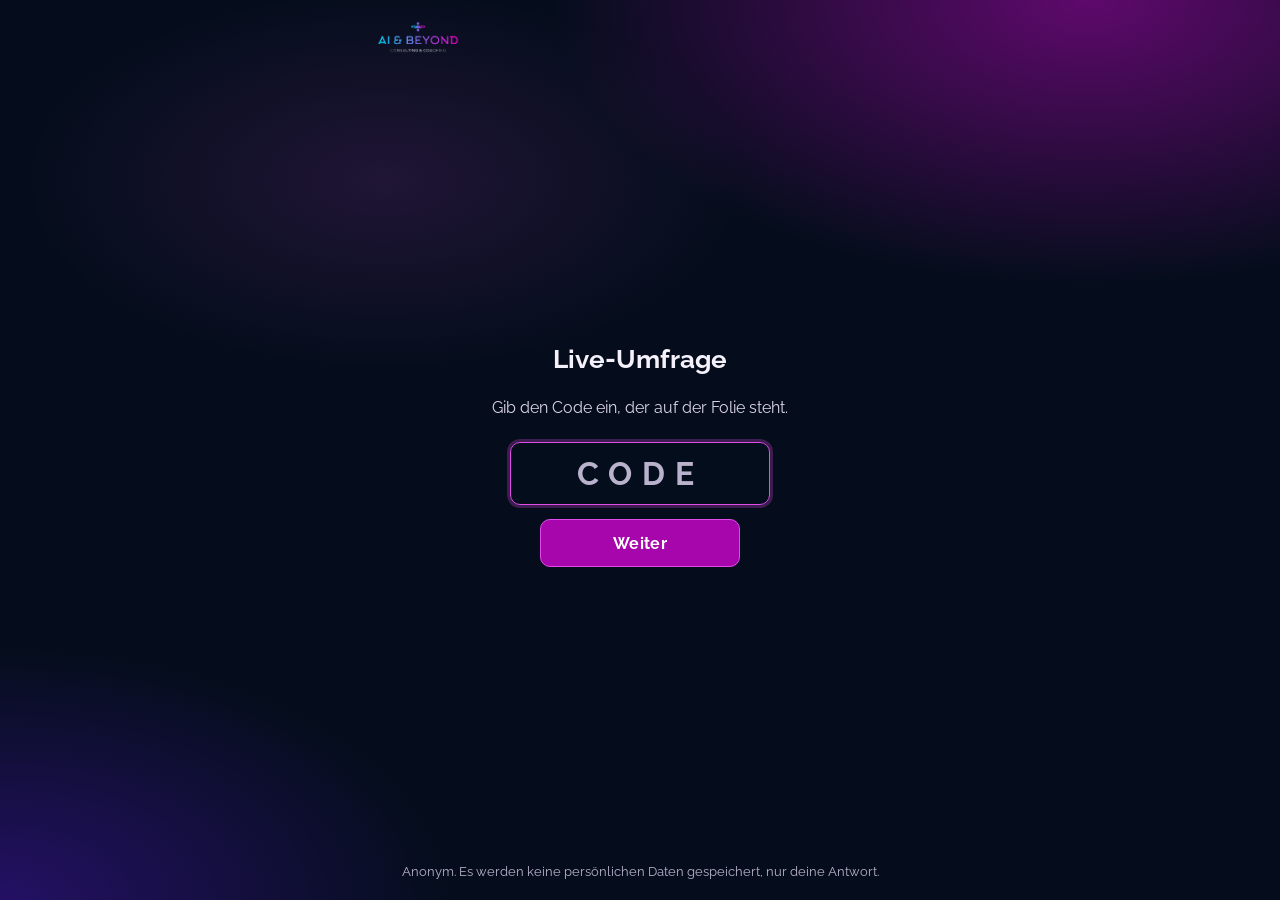
<file: index.html>
<!doctype html>
<html lang="de">
<head>
<meta charset="utf-8">
<meta name="viewport" content="width=device-width, initial-scale=1, viewport-fit=cover">
<meta name="robots" content="noindex">
<title>Live-Umfrage</title>
<link rel="stylesheet" href="stil.css">
<style>
  body { min-height: 100dvh; display: flex; flex-direction: column; }
  .rahmen { width: 100%; max-width: 560px; margin: 0 auto; padding: 20px 16px 28px; flex: 1; display: flex; flex-direction: column; gap: 22px; }
  header { display: flex; align-items: center; justify-content: space-between; gap: 12px; }
  .codechip { font-size: 13px; font-weight: 600; letter-spacing: .14em; color: var(--lav-300); border: 1px solid var(--glass-border); border-radius: 999px; padding: 6px 12px; }
  h1 { font-size: clamp(24px, 6.4vw, 32px); font-weight: 700; line-height: 1.2; overflow-wrap: anywhere; }
  .unter { font-size: 15px; color: var(--lav-300); margin-top: -10px; }
  .liste { display: flex; flex-direction: column; gap: 12px; }
  .wahl {
    width: 100%; text-align: left; min-height: 58px; padding: 14px 18px; border-radius: 12px; font-size: 18px; font-weight: 600; line-height: 1.3;
    background: var(--glass); border: 1.5px solid var(--glass-border); display: flex; align-items: center; gap: 14px; overflow-wrap: anywhere;
    transition: background .2s, border-color .2s, box-shadow .2s;
  }
  .wahl .mark { flex: none; width: 24px; height: 24px; border-radius: 50%; border: 2px solid var(--lav-300); display: grid; place-items: center; }
  .wahl.eckig .mark { border-radius: 6px; }
  .wahl[aria-pressed="true"] { background: rgba(167,6,173,.55); border-color: var(--magenta-400); box-shadow: 0 0 22px rgba(225,75,232,.45); }
  .wahl[aria-pressed="true"] .mark { border-color: #fff; background: #fff; }
  .wahl[aria-pressed="true"] .mark::after { content: ''; width: 10px; height: 10px; border-radius: 50%; background: var(--magenta-600); }
  .wahl.eckig[aria-pressed="true"] .mark::after { border-radius: 2px; }
  .skala { display: grid; grid-template-columns: repeat(5, 1fr); gap: 10px; }
  .skala .wahl { justify-content: center; text-align: center; font-size: 24px; font-weight: 700; padding: 0; min-height: 62px; }
  .skala .wahl .mark { display: none; }
  .enden { display: flex; justify-content: space-between; gap: 16px; font-size: 14px; color: var(--lav-300); }
  .enden span:last-child { text-align: right; }
  .woerter { display: flex; flex-direction: column; gap: 10px; }
  .zaehl { font-size: 12px; color: var(--lav-400); text-align: right; margin-top: 4px; }
  .aktion { position: sticky; bottom: 0; padding: 12px 0 calc(8px + env(safe-area-inset-bottom)); background: linear-gradient(to top, var(--navy-900) 60%, transparent); }
  .aktion .knopf { width: 100%; min-height: 56px; font-size: 18px; }
  .mitte { flex: 1; display: flex; flex-direction: column; align-items: center; justify-content: center; text-align: center; gap: 18px; padding: 24px 0; }
  .haken { width: 92px; height: 92px; border-radius: 50%; display: grid; place-items: center; background: rgba(167,6,173,.45); border: 3px solid var(--magenta-400); box-shadow: 0 0 34px rgba(225,75,232,.55); }
  .haken svg { width: 44px; height: 44px; }
  .mitte h2 { font-size: 26px; font-weight: 700; }
  .mitte p { color: var(--lav-200); font-size: 16px; line-height: 1.5; max-width: 34ch; }
  .codefeld { font-size: 32px; font-weight: 700; letter-spacing: .3em; text-align: center; text-transform: uppercase; max-width: 260px; }
  footer { text-align: center; font-size: 12.5px; color: var(--lav-400); line-height: 1.5; padding: 0 16px 18px; }
  .lade { width: 36px; height: 36px; border-radius: 50%; border: 3px solid rgba(255,255,255,.2); border-top-color: var(--magenta-400); animation: dreh 1s linear infinite; }
  @keyframes dreh { to { transform: rotate(360deg); } }
  @media (prefers-reduced-motion: reduce) { .lade { animation-duration: 3s; } }
</style>
</head>
<body>
<div class="rahmen">
  <header>
    <img class="logo" src="lib/logo.png" alt="AI & Beyond">
    <span class="codechip versteckt" id="chip"></span>
  </header>
  <main id="inhalt" class="mitte"><div class="lade" aria-label="Wird geladen"></div></main>
</div>
<footer>Anonym. Es werden keine persönlichen Daten gespeichert, nur deine Antwort.</footer>

<script src="einstellungen.js"></script>
<script src="lib/qrcode.js"></script>
<script src="gemeinsam.js"></script>
<script>
(function () {
  'use strict';
  const U = window.Umfrage, el = U.el, inhalt = document.getElementById('inhalt'), chip = document.getElementById('chip');
  let code = (U.param('c') || '').trim().toUpperCase().replace(/[^A-Z0-9]/g, '').slice(0, 8);
  let umfrage = null, wartenTimer = null;
  const HAKEN = '<svg viewBox="0 0 24 24" fill="none" stroke="#fff" stroke-width="3" stroke-linecap="round" stroke-linejoin="round" aria-hidden="true"><path d="M5 12.5l4.5 4.5L19 7.5"/></svg>';

  const abgestimmt = () => U.speicher.lesen('umfrage_stimme_' + code, null);
  function leeren(mitte) { clearTimeout(wartenTimer); inhalt.textContent = ''; inhalt.className = mitte ? 'mitte' : ''; inhalt.style.display = mitte ? '' : 'flex'; inhalt.style.flexDirection = 'column'; inhalt.style.gap = '22px'; inhalt.style.flex = '1'; }
  function meldung(text, art) { const m = el('div', 'meldung ' + (art || 'fehler'), text); m.setAttribute('role', 'alert'); return m; }

  /* Code eingeben */
  function zeigeCodeEingabe(fehlerText) {
    leeren(true); chip.classList.add('versteckt');
    inhalt.append(el('h2', '', 'Live-Umfrage'), el('p', '', 'Gib den Code ein, der auf der Folie steht.'));
    const f = el('form'); f.style.cssText = 'display:flex;flex-direction:column;gap:14px;align-items:center;width:100%';
    const i = el('input', 'feld codefeld'); i.maxLength = 8; i.autocomplete = 'off'; i.autocapitalize = 'characters'; i.spellcheck = false; i.setAttribute('aria-label', 'Umfrage-Code'); i.placeholder = 'CODE';
    const b = el('button', 'knopf', 'Weiter'); b.type = 'submit'; b.style.minWidth = '200px';
    f.append(i, b); inhalt.append(f);
    if (fehlerText) inhalt.append(meldung(fehlerText));
    f.addEventListener('submit', (e) => { e.preventDefault(); const c = i.value.trim().toUpperCase().replace(/[^A-Z0-9]/g, ''); if (!c) return; code = c; history.replaceState(null, '', '?c=' + c); laden(); });
    setTimeout(() => i.focus(), 50);
  }

  async function laden() {
    leeren(true); inhalt.append(el('div', 'lade'));
    try {
      umfrage = await U.api.laden(code);
      if (!umfrage) return zeigeCodeEingabe('Zu diesem Code gibt es keine Umfrage. Bitte prüfe die Schreibweise.');
      chip.textContent = 'Code ' + umfrage.code; chip.classList.remove('versteckt');
      const st = abgestimmt();
      if (!umfrage.offen) return zeigeGeschlossen();
      if (st && st.runde === umfrage.runde) return zeigeDanke();
      zeigeFrage(st && st.runde === umfrage.runde ? st.antwort : null);
    } catch (e) { leeren(true); inhalt.append(meldung(e.message)); const b = el('button', 'knopf zweit', 'Nochmal versuchen'); b.onclick = laden; inhalt.append(b); }
  }

  /* Frage anzeigen */
  function zeigeFrage(vorher) {
    leeren(false);
    const h = el('h1', '', umfrage.frage); inhalt.append(h);
    const typ = umfrage.typ; let wahl = new Set(vorher && typ !== 'wolke' ? vorher : []);
    const senden = el('button', 'knopf', 'Abstimmen'); senden.type = 'button';
    const fehlerBox = el('div');
    const pruefe = () => { senden.disabled = typ === 'wolke' ? !felder.some((f) => f.value.trim()) : wahl.size === 0; };
    let felder = [];

    if (typ === 'einfach' || typ === 'mehrfach') {
      inhalt.append(el('p', 'unter', typ === 'mehrfach' ? 'Mehrere Antworten möglich' : 'Eine Antwort wählen'));
      const l = el('div', 'liste'); l.setAttribute('role', typ === 'mehrfach' ? 'group' : 'radiogroup'); l.setAttribute('aria-label', umfrage.frage);
      umfrage.optionen.forEach((o, i) => {
        const b = el('button', 'wahl' + (typ === 'mehrfach' ? ' eckig' : '')); b.type = 'button';
        b.append(el('span', 'mark'), el('span', '', o)); b.setAttribute('aria-pressed', wahl.has(i) ? 'true' : 'false');
        b.onclick = () => {
          if (typ === 'einfach') { wahl = new Set([i]); l.querySelectorAll('.wahl').forEach((x) => x.setAttribute('aria-pressed', 'false')); }
          else if (wahl.has(i)) wahl.delete(i); else wahl.add(i);
          b.setAttribute('aria-pressed', wahl.has(i) ? 'true' : 'false'); pruefe();
        };
        l.append(b);
      });
      inhalt.append(l);
    } else if (typ === 'skala') {
      inhalt.append(el('p', 'unter', 'Wähle einen Wert von 1 bis 10'));
      const g = el('div', 'skala'); g.setAttribute('role', 'radiogroup'); g.setAttribute('aria-label', umfrage.frage);
      for (let k = 1; k <= 10; k++) {
        const b = el('button', 'wahl'); b.type = 'button'; b.append(el('span', 'mark'), el('span', '', String(k))); b.setAttribute('aria-pressed', wahl.has(k) ? 'true' : 'false');
        b.onclick = () => { wahl = new Set([k]); g.querySelectorAll('.wahl').forEach((x) => x.setAttribute('aria-pressed', 'false')); b.setAttribute('aria-pressed', 'true'); pruefe(); };
        g.append(b);
      }
      const e = el('div', 'enden'); e.append(el('span', '', '1 = ' + (umfrage.optionen[0] || '')), el('span', '', '10 = ' + (umfrage.optionen[1] || '')));
      inhalt.append(g, e);
    } else {
      inhalt.append(el('p', 'unter', 'Bis zu 3 Begriffe, je höchstens 30 Zeichen'));
      const w = el('div', 'woerter');
      for (let k = 0; k < 3; k++) {
        const box = el('div'); const i = el('input', 'feld'); i.maxLength = 30; i.placeholder = k === 0 ? 'Dein Begriff' : 'Optional'; i.setAttribute('aria-label', 'Begriff ' + (k + 1));
        if (vorher && vorher[k]) i.value = vorher[k];
        const z = el('div', 'zaehl', (i.value.length) + ' / 30'); i.oninput = () => { z.textContent = i.value.length + ' / 30'; pruefe(); };
        i.addEventListener('keydown', (e) => { if (e.key === 'Enter') { e.preventDefault(); if (!senden.disabled) senden.click(); } });
        box.append(i, z); w.append(box); felder.push(i);
      }
      inhalt.append(w);
    }
    inhalt.append(fehlerBox);
    const a = el('div', 'aktion'); a.append(senden); inhalt.append(a); pruefe();

    senden.onclick = async () => {
      fehlerBox.textContent = ''; senden.disabled = true; senden.textContent = 'Wird gesendet …';
      const antwort = typ === 'wolke' ? felder.map((f) => f.value.trim()).filter(Boolean) : [...wahl];
      try {
        const r = await U.api.abstimmen(code, antwort);
        U.speicher.schreiben('umfrage_stimme_' + code, { runde: r.runde, antwort });
        zeigeDanke();
      } catch (e) {
        fehlerBox.append(meldung(e.message)); senden.textContent = 'Abstimmen'; pruefe();
        if (/geschlossen/i.test(e.message)) setTimeout(laden, 1500);
      }
    };
  }

  /* Danke, warten auf neue Runde */
  function zeigeDanke() {
    leeren(true);
    const h = el('div', 'haken'); h.innerHTML = HAKEN;
    inhalt.append(h, el('h2', '', 'Danke, deine Stimme ist da!'), el('p', '', 'Das Ergebnis siehst du gleich auf der Folie.'));
    if (umfrage.offen) { const b = el('button', 'knopf zweit', 'Antwort ändern'); b.onclick = () => { const st = abgestimmt(); zeigeFrage(st ? st.antwort : null); }; inhalt.append(b); }
    warteAufAenderung();
  }
  function zeigeGeschlossen() {
    leeren(true);
    inhalt.append(el('h2', '', 'Die Umfrage ist gerade geschlossen.'), el('p', '', 'Sobald sie wieder öffnet, erscheint die Frage hier automatisch.'));
    warteAufAenderung();
  }
  function warteAufAenderung() {
    const alt = { offen: umfrage.offen, runde: umfrage.runde };
    const pruefen = async () => {
      if (document.hidden) { wartenTimer = setTimeout(pruefen, 4000); return; }
      try {
        const u = await U.api.laden(code);
        if (u && (u.offen !== alt.offen || u.runde !== alt.runde)) { laden(); return; }
      } catch (_) {}
      wartenTimer = setTimeout(pruefen, 4000);
    };
    wartenTimer = setTimeout(pruefen, 4000);
  }

  if (U.fehlerText) { leeren(true); inhalt.append(meldung(U.fehlerText)); }
  else if (code) laden(); else zeigeCodeEingabe();
})();
</script>
</body>
</html>
</file>
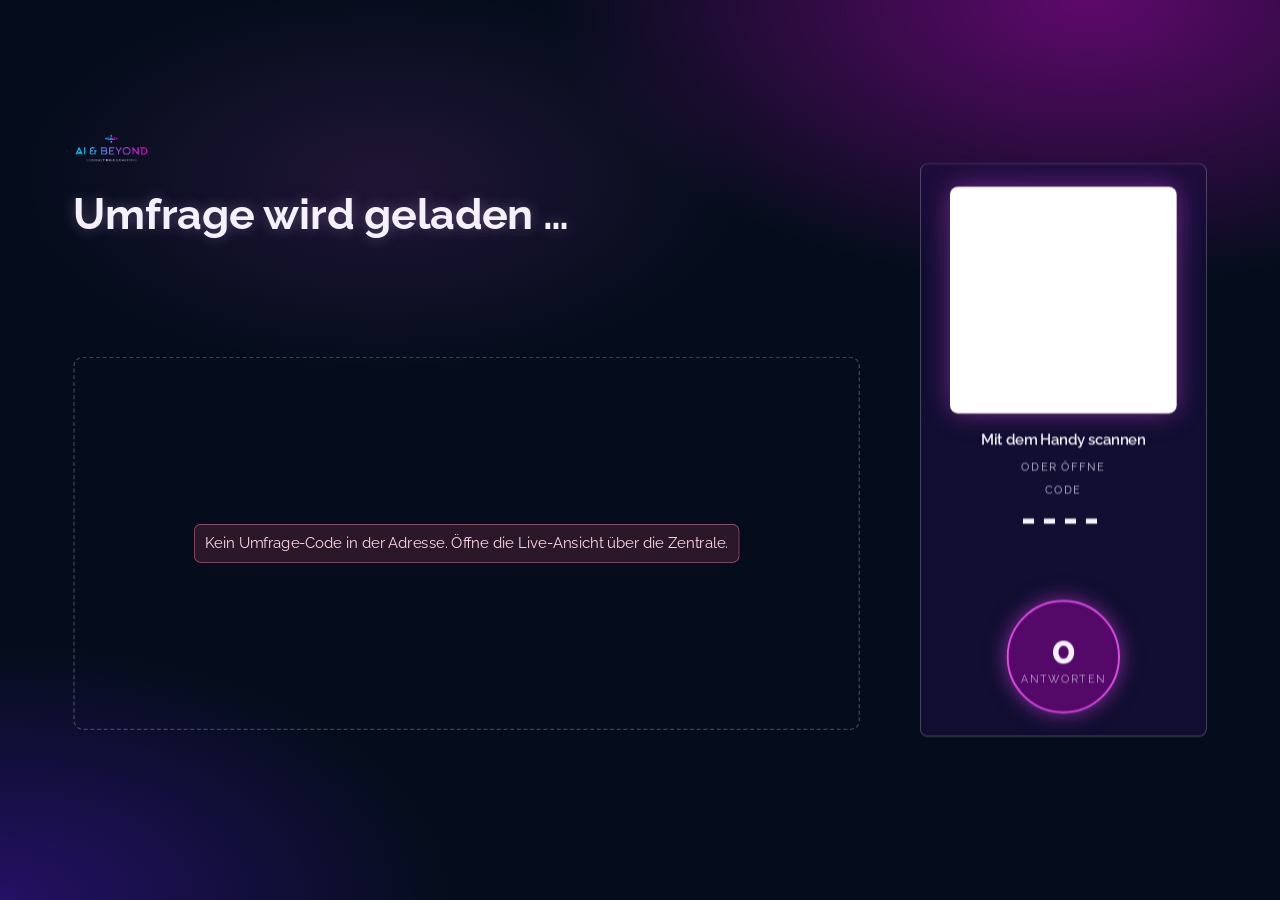
<file: live.html>
<!doctype html>
<html lang="de">
<head>
<meta charset="utf-8">
<meta name="viewport" content="width=device-width, initial-scale=1">
<meta name="robots" content="noindex">
<title>Live-Ergebnis</title>
<link rel="stylesheet" href="stil.css">
<style>
  html, body { height: 100%; overflow: hidden; }
  html.einbetten { color-scheme: normal; background: transparent; } /* sonst malt Chrome einen dunklen Kasten hinter das iframe */
  body.einbetten { background: transparent !important; background-image: none !important; }
  #buehne { position: absolute; left: 50%; top: 50%; width: 1920px; height: 1080px; transform-origin: center center; }
  .abs { position: absolute; }

  #logo { left: 110px; top: 64px; height: 46px; }
  #frage { left: 110px; top: 150px; width: 1180px; font-size: 64px; font-weight: 700; line-height: 1.15; overflow-wrap: anywhere; text-shadow: 0 0 20px rgba(201,166,232,.35); }
  #ergebnis { left: 110px; top: 400px; width: 1180px; height: 560px; }
  #status { left: 110px; top: 990px; display: flex; gap: 14px; align-items: center; font-size: 20px; color: var(--lav-300); letter-spacing: .06em; }
  #status .badge { font-size: 17px; }

  #seite { left: 1380px; top: 110px; width: 430px; height: 860px; padding: 34px; display: flex; flex-direction: column; align-items: center; text-align: center; }
  #qr { width: 340px; height: 340px; border-radius: 12px; overflow: hidden; box-shadow: 0 0 40px rgba(225,75,232,.45); background: #fff; cursor: zoom-in; }
  #qr svg { width: 100%; height: 100%; display: block; }
  .scan { margin-top: 26px; font-size: 22px; font-weight: 600; }
  .oder { margin-top: 18px; font-size: 17px; color: var(--lav-300); letter-spacing: .12em; text-transform: uppercase; }
  .adresse { margin-top: 6px; font-size: 22px; font-weight: 600; color: var(--lilac-300); overflow-wrap: anywhere; line-height: 1.3; }
  .codegross { margin-top: 10px; font-size: 54px; font-weight: 800; letter-spacing: .18em; }
  .codegross small { display: block; font-size: 16px; font-weight: 400; letter-spacing: .16em; color: var(--lav-300); text-transform: uppercase; }
  #zirkel { margin-top: auto; width: 170px; height: 170px; border-radius: 50%; display: flex; flex-direction: column; align-items: center; justify-content: center; background: rgba(167,6,173,.45); border: 3px solid var(--magenta-400); box-shadow: 0 0 34px rgba(225,75,232,.55); }
  #zirkel b { font-size: 62px; font-weight: 700; line-height: 1; font-variant-numeric: tabular-nums; }
  #zirkel i { font-style: normal; font-size: 16px; font-weight: 300; letter-spacing: .16em; text-transform: uppercase; margin-top: 4px; color: var(--lav-200); }
  #zirkel.puls { animation: puls .6s ease; }
  @keyframes puls { 40% { transform: scale(1.08); box-shadow: 0 0 60px rgba(225,75,232,.9); } }

  /* ohne QR-Spalte: volle Breite */
  .ohneqr #frage { width: 1700px; }
  .ohneqr #ergebnis { width: 1700px; }
  .ohneqr #seite { display: none; }
  .ohneqr #zaehlerklein { display: flex; }
  #zaehlerklein { display: none; right: 110px; top: 990px; gap: 10px; align-items: baseline; font-size: 20px; color: var(--lav-300); letter-spacing: .12em; text-transform: uppercase; }
  #zaehlerklein b { font-size: 34px; color: var(--lav-50); letter-spacing: 0; }

  /* Kacheln */
  .kachel { position: absolute; background: var(--glass); border: 1.5px solid var(--glass-border); border-radius: 10px; padding: 22px 26px; overflow: hidden;
    transition: opacity .6s ease, transform .6s ease, background .6s, border-color .6s, box-shadow .6s; }
  .kachel .l { font-size: 22px; font-weight: 600; letter-spacing: .08em; text-transform: uppercase; color: var(--lav-300); line-height: 1.25; display: -webkit-box; -webkit-line-clamp: 2; -webkit-box-orient: vertical; overflow: hidden; }
  .kachel .p { margin-top: 10px; font-weight: 700; line-height: 1; text-shadow: 0 0 20px rgba(167,6,173,.4); font-variant-numeric: tabular-nums; }
  .kachel .p small { font-size: .48em; font-weight: 300; }
  .kachel .n { position: absolute; right: 26px; bottom: 42px; font-size: 18px; color: var(--lav-400); font-variant-numeric: tabular-nums; }
  .kachel .bar { position: absolute; left: 26px; right: 26px; bottom: 22px; height: 7px; border-radius: 4px; background: rgba(255,255,255,.18); }
  .kachel .bar i { display: block; height: 100%; width: 0; border-radius: 4px; background: var(--lilac-300); transition: width 1.2s cubic-bezier(.2,.7,.2,1); }
  .kachel.sieger { background: rgba(167,6,173,.5); border-color: var(--magenta-400); box-shadow: 0 0 36px rgba(225,75,232,.5); }
  .kachel.sieger .bar i { background: #fff; }
  .fokus .kachel { opacity: .4; }
  .fokus .kachel.sieger { opacity: 1; transform: scale(1.04); }

  /* Skala */
  .skala { position: absolute; inset: 0; display: flex; gap: 60px; align-items: stretch; }
  .schnitt { width: 330px; flex: none; display: flex; flex-direction: column; justify-content: center; }
  .schnitt b { font-size: 190px; font-weight: 700; line-height: 1; font-variant-numeric: tabular-nums; text-shadow: 0 0 22px rgba(167,6,173,.55); }
  .schnitt span { font-size: 22px; font-weight: 300; letter-spacing: .18em; text-transform: uppercase; color: var(--lav-150); margin-top: 8px; }
  .saeulen { flex: 1; display: grid; grid-template-columns: repeat(10, 1fr); gap: 14px; padding-bottom: 44px; position: relative; }
  .saeule { display: flex; flex-direction: column; align-items: center; justify-content: flex-end; height: 100%; }
  .saeule .w { font-size: 22px; font-weight: 600; color: var(--lav-200); margin-bottom: 8px; font-variant-numeric: tabular-nums; }
  .saeule .s { width: 100%; height: 0; min-height: 4px; border-radius: 8px 8px 3px 3px; background: linear-gradient(to top, rgba(167,6,173,.7), var(--lilac-300)); border: 1.5px solid rgba(255,255,255,.35); transition: height 1.2s cubic-bezier(.2,.7,.2,1); }
  .saeule.top .s { background: linear-gradient(to top, var(--magenta-600), var(--magenta-400)); box-shadow: 0 0 26px rgba(225,75,232,.6); }
  .saeule .z { margin-top: 10px; font-size: 26px; font-weight: 700; line-height: 1; }
  .enden { position: absolute; left: 0; right: 0; bottom: 0; display: flex; justify-content: space-between; font-size: 19px; color: var(--lav-300); letter-spacing: .06em; }

  /* Wortwolke */
  .wolke { position: absolute; inset: 0; }
  .wort { position: absolute; white-space: nowrap; font-weight: 700; line-height: 1; transform: translate(-50%, -50%); transition: left .8s ease, top .8s ease, font-size .8s ease, opacity .6s; cursor: pointer; padding: 4px 6px; border-radius: 8px; }
  .wort:hover { background: rgba(255,255,255,.08); }
  .einbetten .wort { cursor: default; }

  /* Platzhalter, verdeckt, Fehler */
  .leer { position: absolute; inset: 0; display: flex; flex-direction: column; align-items: center; justify-content: center; gap: 16px; text-align: center; border: 2px dashed rgba(255,255,255,.22); border-radius: 14px; }
  .leer b { font-size: 46px; font-weight: 700; }
  .leer span { font-size: 24px; color: var(--lav-300); }
  .leer .meldung { font-size: 22px; max-width: 900px; }

  /* QR groß */
  #qrgross { position: absolute; inset: 0; background: rgba(5,13,28,.92); display: flex; align-items: center; justify-content: center; gap: 90px; z-index: 20; cursor: zoom-out; }
  .einbetten #qrgross { background: rgba(5,13,28,.96); border-radius: 18px; }
  #qrgross .q { width: 700px; height: 700px; border-radius: 16px; overflow: hidden; box-shadow: 0 0 70px rgba(225,75,232,.55); }
  #qrgross .q svg { width: 100%; height: 100%; display: block; }
  #qrgross .t { max-width: 760px; }
  #qrgross h2 { font-size: 60px; font-weight: 700; line-height: 1.15; }
  #qrgross p { margin-top: 34px; font-size: 26px; color: var(--lav-300); letter-spacing: .1em; text-transform: uppercase; }
  #qrgross .adresse { font-size: 36px; margin-top: 8px; }
  #qrgross .codegross { font-size: 96px; margin-top: 18px; text-align: left; }

  /* Steuerleiste (nur bei Mausbewegung sichtbar) */
  #steuer { position: fixed; right: 16px; bottom: 16px; display: flex; gap: 8px; flex-wrap: wrap; justify-content: flex-end; max-width: calc(100vw - 32px); padding: 8px; border-radius: 12px; background: rgba(5,13,28,.85); border: 1px solid var(--glass-border); z-index: 50; opacity: 0; pointer-events: none; transition: opacity .3s; }
  #steuer.zeigen { opacity: 1; pointer-events: auto; }
  #steuer .knopf { min-height: 36px; padding: 6px 12px; font-size: 14px; }
  #steuer kbd { font-family: inherit; font-size: 11px; opacity: .7; border: 1px solid currentColor; border-radius: 4px; padding: 0 4px; }
  #toast { position: fixed; left: 50%; top: 18px; transform: translateX(-50%); z-index: 60; max-width: calc(100vw - 32px); }
</style>
</head>
<body>
<div id="buehne">
  <img id="logo" class="abs logo" src="lib/logo.png" alt="AI & Beyond">
  <div id="frage" class="abs">Umfrage wird geladen …</div>
  <div id="ergebnis" class="abs"></div>
  <div id="status" class="abs"></div>
  <div id="zaehlerklein" class="abs"><b id="nklein">0</b> Antworten</div>
  <aside id="seite" class="abs glas">
    <div id="qr" title="QR-Code groß zeigen (Q)"></div>
    <div class="scan">Mit dem Handy scannen</div>
    <div class="oder">oder öffne</div>
    <div class="adresse" id="adresse"></div>
    <div class="codegross"><small>Code</small><span id="codeanz">----</span></div>
    <div id="zirkel"><b id="n">0</b><i>Antworten</i></div>
  </aside>
  <div id="qrgross" class="versteckt" title="Schließen (Q)">
    <div class="q" id="qr2"></div>
    <div class="t"><h2 id="frage2"></h2><p>Scanne den Code oder öffne</p><div class="adresse" id="adresse2"></div><div class="codegross"><small>Code</small><span id="codeanz2"></span></div></div>
  </div>
</div>
<div id="steuer" role="toolbar" aria-label="Steuerung">
  <button class="knopf zweit" data-a="e">Ergebnis zeigen/verbergen <kbd>E</kbd></button>
  <button class="knopf zweit" data-a="s" id="kS">Schließen <kbd>S</kbd></button>
  <button class="knopf zweit" data-a="r">Neue Runde <kbd>R</kbd></button>
  <button class="knopf zweit" data-a="q">QR groß <kbd>Q</kbd></button>
  <button class="knopf zweit" data-a="f">Vollbild <kbd>F</kbd></button>
</div>
<div id="toast"></div>

<script src="einstellungen.js"></script>
<script src="lib/qrcode.js"></script>
<script src="gemeinsam.js"></script>
<script>
(function () {
  'use strict';
  const U = window.Umfrage, el = U.el, $ = (id) => document.getElementById(id);
  const code = (U.param('c') || '').trim().toUpperCase().replace(/[^A-Z0-9]/g, '');
  const einbetten = U.param('einbetten') === '1';
  const ohneQr = U.param('qr') === '0';
  const reduziert = matchMedia('(prefers-reduced-motion: reduce)').matches;
  let verdeckt = U.param('verdeckt') === '1';
  let daten = null, letzteSig = '', letzteAnzahl = -1, fehlerZaehler = 0;

  if (einbetten) { document.documentElement.classList.add('einbetten'); document.body.classList.add('einbetten'); $('logo').classList.add('versteckt'); }
  if (ohneQr) document.body.classList.add('ohneqr');

  /* Bühne skalieren (1920x1080 auf jede Fenstergröße) */
  const buehne = $('buehne');
  const skal = () => { const s = Math.min(innerWidth / 1920, innerHeight / 1080); buehne.style.transform = 'translate(-50%,-50%) scale(' + s + ')'; };
  addEventListener('resize', skal); skal();

  /* Meldungen */
  let toastT;
  function toast(text, art) { const t = $('toast'); t.textContent = ''; t.append(el('div', 'meldung ' + (art || 'info'), text)); clearTimeout(toastT); toastT = setTimeout(() => { t.textContent = ''; }, 3500); }

  /* Zahlen weich hochzählen */
  const tw = {};
  function zaehle(node, ziel, nachkomma) {
    const key = node.id || node.dataset.k || (node.dataset.k = Math.random().toString(36).slice(2));
    const von = parseFloat(String(node.dataset.v || '0')), tok = (tw[key] = (tw[key] || 0) + 1), t0 = performance.now(), dauer = reduziert ? 1 : 1100;
    const fmt = (v) => nachkomma ? v.toFixed(1).replace('.', ',') : String(Math.round(v));
    node.dataset.v = ziel;
    const f = (t) => { if (tw[key] !== tok) return; const k = Math.min(1, (t - t0) / dauer), e = 1 - Math.pow(1 - k, 3); node.textContent = fmt(von + (ziel - von) * e); if (k < 1) requestAnimationFrame(f); };
    requestAnimationFrame(f);
  }

  /* Kopf: Frage, QR, Adresse */
  function kopf(d) {
    $('frage').textContent = d.frage; $('frage2').textContent = d.frage;
    // Frage verkleinern, wenn sie zu lang ist
    let fs = 64; $('frage').style.fontSize = fs + 'px';
    while ($('frage').scrollHeight > 230 && fs > 34) { fs -= 4; $('frage').style.fontSize = fs + 'px'; }
    const top = Math.min(420, Math.max(320, 150 + $('frage').scrollHeight + 70));
    bereich.style.top = top + 'px'; bereich.style.height = (960 - top) + 'px'; bereich.textContent = '';
    const url = U.abstimmUrl(d.code), svg = U.qrSvg(url);
    $('qr').innerHTML = svg; $('qr2').innerHTML = svg;
    $('adresse').textContent = U.kurzAdresse(); $('adresse2').textContent = U.kurzAdresse();
    $('codeanz').textContent = d.code; $('codeanz2').textContent = d.code;
    document.title = 'Live: ' + d.frage;
  }

  function status(d) {
    const s = $('status'); s.textContent = '';
    s.append(el('span', 'badge ' + (d.offen ? 'offen' : 'zu'), d.offen ? 'Abstimmung läuft' : 'Abstimmung geschlossen'));
    if (d.typ === 'mehrfach') s.append(el('span', '', 'Mehrfachnennung möglich'));
    if (U.demo) s.append(el('span', 'badge demo', 'Demo-Modus'));
    $('kS').firstChild.textContent = d.offen ? 'Schließen ' : 'Öffnen ';
  }

  /* Ergebnis zeichnen */
  const bereich = $('ergebnis');
  function leer(titel, text, fehler) {
    bereich.textContent = ''; const l = el('div', 'leer');
    if (fehler) l.append(el('div', 'meldung fehler', fehler)); else { l.append(el('b', '', titel)); if (text) l.append(el('span', '', text)); }
    bereich.append(l);
  }

  function kacheln(d) {
    const n = d.optionen.length, W = bereich.clientWidth || 1180, H = bereich.clientHeight || 560, gap = 24;
    const c = W > 1300 ? (n <= 4 ? n : 4) : (n <= 3 ? n : n === 4 ? 2 : n <= 9 ? 3 : 4);
    const rows = Math.ceil(n / c), w = (W - gap * (c - 1)) / c, h = Math.min(220, (H - gap * (rows - 1)) / rows);
    let box = bereich.querySelector('.kacheln');
    if (!box || box.dataset.n !== String(n) + '/' + c) {
      bereich.textContent = ''; box = el('div', 'kacheln'); box.dataset.n = String(n) + '/' + c; box.style.cssText = 'position:absolute;inset:0';
      d.optionen.forEach((o, i) => {
        const k = el('div', 'kachel'); k.style.left = (i % c) * (w + gap) + 'px'; k.style.top = Math.floor(i / c) * (h + gap) + 'px'; k.style.width = w + 'px'; k.style.height = h + 'px';
        const p = el('div', 'p'); const pz = el('span', '', '0'); pz.dataset.k = 'p' + i; p.append(pz, el('small', '', ' %')); p.style.fontSize = Math.max(34, Math.min(84, h * 0.4)) + 'px';
        const nz = el('div', 'n', ''); const bar = el('div', 'bar'); bar.append(el('i'));
        k.append(el('div', 'l', o), p, nz, bar); box.append(k);
      });
      bereich.append(box);
    }
    const werte = d.optionen.map((_, i) => Number(d.werte[i] || d.werte[String(i)] || 0));
    const max = Math.max(0, ...werte);
    box.classList.toggle('fokus', !d.offen && max > 0);
    [...box.children].forEach((k, i) => {
      const v = werte[i], pct = d.anzahl ? (v / d.anzahl) * 100 : 0;
      zaehle(k.querySelector('.p span'), Math.round(pct));
      k.querySelector('.n').textContent = v === 1 ? '1 Stimme' : v + ' Stimmen';
      k.querySelector('.bar i').style.width = Math.min(100, pct) + '%';
      k.classList.toggle('sieger', max > 0 && v === max);
    });
  }

  function skala(d) {
    let box = bereich.querySelector('.skala');
    if (!box) {
      bereich.textContent = ''; box = el('div', 'skala');
      const s = el('div', 'schnitt'); const b = el('b', '', '–'); b.id = 'schnitt'; s.append(b, el('span', '', 'Durchschnitt'));
      const g = el('div', 'saeulen');
      for (let k = 1; k <= 10; k++) { const c = el('div', 'saeule'); c.append(el('div', 'w', '0'), el('div', 's'), el('div', 'z', String(k))); g.append(c); }
      const e = el('div', 'enden'); e.append(el('span', '', '1 = ' + (d.optionen[0] || '')), el('span', '', '10 = ' + (d.optionen[1] || '')));
      g.append(e); box.append(s, g); bereich.append(box);
    }
    const werte = Array.from({ length: 10 }, (_, i) => Number(d.werte[i + 1] || d.werte[String(i + 1)] || 0));
    const sum = werte.reduce((a, b) => a + b, 0), max = Math.max(1, ...werte);
    const avg = sum ? werte.reduce((a, v, i) => a + v * (i + 1), 0) / sum : 0;
    const sb = $('schnitt'); if (sum) zaehle(sb, Math.round(avg * 10) / 10, true); else { sb.textContent = '–'; sb.dataset.v = 0; }
    const hmax = Math.max(60, box.querySelector('.saeulen').clientHeight - 44 - 36 - 40);
    box.querySelectorAll('.saeule').forEach((c, i) => {
      c.querySelector('.w').textContent = String(werte[i]);
      c.querySelector('.s').style.height = (werte[i] / max) * hmax + 'px';
      c.classList.toggle('top', werte[i] === max && werte[i] > 0);
    });
  }

  const FARBEN = ['#FFFFFF', '#D6B8F0', '#E14BE8', '#F4F1FA', '#CFC6E3', '#FF6BEB'];
  function wolke(d) {
    let box = bereich.querySelector('.wolke');
    if (!box) { bereich.textContent = ''; box = el('div', 'wolke'); bereich.append(box); }
    const W = bereich.clientWidth || 1180, H = bereich.clientHeight || 560;
    if (!d.werte.length) { box.textContent = ''; return leer('Noch keine Begriffe', 'Die ersten Antworten erscheinen hier live.'); }
    const max = d.werte[0].anzahl, min = d.werte[d.werte.length - 1].anzahl;
    const vorhanden = new Map([...box.children].map((n) => [n.dataset.w, n]));
    const plaetze = [];
    const messer = el('span'); messer.style.cssText = 'position:absolute;visibility:hidden;white-space:nowrap;font-weight:700;line-height:1;padding:4px 6px;left:0;top:0'; box.append(messer);
    const neu = new Set();
    d.werte.forEach((o, i) => {
      const t = max === min ? 1 : (o.anzahl - min) / (max - min);
      let fs = Math.round(30 + t * 82); if (d.werte.length > 30) fs = Math.round(fs * .8);
      messer.style.fontSize = fs + 'px'; messer.textContent = o.wort;
      const bw = messer.offsetWidth + 8, bh = messer.offsetHeight + 4;
      // Spirale vom Mittelpunkt
      let x = W / 2, y = H / 2, ok = false;
      for (let a = 0; a < 400 && !ok; a += 0.08) {
        const r = 3 * a;
        x = W / 2 + r * Math.cos(a) * 1.8; y = H / 2 + r * Math.sin(a);
        if (x - bw / 2 < 0 || x + bw / 2 > W || y - bh / 2 < 0 || y + bh / 2 > H) continue;
        ok = !plaetze.some((p) => Math.abs(p.x - x) < (p.w + bw) / 2 && Math.abs(p.y - y) < (p.h + bh) / 2);
      }
      if (!ok) return;
      plaetze.push({ x, y, w: bw, h: bh });
      const key = o.wort.toLowerCase(); neu.add(key);
      let n = vorhanden.get(key);
      if (!n) {
        n = el('span', 'wort', o.wort); n.dataset.w = key; n.style.left = W / 2 + 'px'; n.style.top = H / 2 + 'px'; n.style.fontSize = '10px'; n.style.opacity = '0';
        n.title = einbetten ? '' : 'Klicken zum Ausblenden';
        n.onclick = () => { if (einbetten) return; if (confirm('Begriff „' + o.wort + '“ ausblenden?')) steuern('ausblenden', key); };
        box.append(n); n.getBoundingClientRect();
      }
      n.textContent = o.wort; n.style.color = i === 0 ? '#FF00D4' : FARBEN[i % FARBEN.length];
      n.style.textShadow = i < 3 ? '0 0 24px rgba(225,75,232,.6)' : 'none';
      n.style.left = x + 'px'; n.style.top = y + 'px'; n.style.fontSize = fs + 'px'; n.style.opacity = '1';
    });
    messer.remove();
    vorhanden.forEach((n, k) => { if (!neu.has(k)) n.remove(); });
    const l = bereich.querySelector('.leer'); if (l) l.remove();
  }

  function zeichnen() {
    const d = daten; if (!d) return;
    const n = d.anzahl;
    zaehle($('n'), n); zaehle($('nklein'), n);
    if (letzteAnzahl >= 0 && n > letzteAnzahl && !reduziert) { const z = $('zirkel'); z.classList.remove('puls'); void z.offsetWidth; z.classList.add('puls'); }
    letzteAnzahl = n;
    if (verdeckt) { bereich.querySelector('.leer') || leer('Ergebnis folgt …', 'Stimm jetzt ab. Das Ergebnis wird gleich aufgedeckt.'); return; }
    if (n === 0 && d.typ !== 'wolke') { leer('Noch keine Antworten', 'Scanne den QR-Code und stimm als Erste:r ab.'); return; }
    const l = bereich.querySelector('.leer'); if (l) bereich.textContent = '';
    if (d.typ === 'skala') skala(d); else if (d.typ === 'wolke') wolke(d); else kacheln(d);
  }

  /* Live-Abfrage alle 2 Sekunden */
  async function abfrage() {
    try {
      const d = await U.api.ergebnis(code);
      fehlerZaehler = 0;
      const sig = JSON.stringify(d);
      if (sig !== letzteSig) {
        const neuKopf = !daten || daten.frage !== d.frage || daten.code !== d.code;
        const neueRunde = daten && daten.runde !== d.runde;
        letzteSig = sig; daten = d;
        if (neuKopf) kopf(d);
        if (neueRunde) { bereich.textContent = ''; letzteAnzahl = -1; }
        status(d); zeichnen();
      }
    } catch (e) {
      console.error(e);
      fehlerZaehler++;
      if (!daten || /nicht gefunden/i.test(e.message)) leer('', '', e.message);
      else if (fehlerZaehler === 3) toast('Verbindung wackelt: ' + e.message, 'fehler');
    }
    setTimeout(abfrage, document.hidden ? 6000 : 2000);
  }

  /* Steuerung */
  async function steuern(aktion, wert) {
    try { await U.api.steuern(code, aktion, wert); letzteSig = ''; const d = await U.api.ergebnis(code); const neueRunde = daten && d.runde !== daten.runde; daten = d; letzteSig = JSON.stringify(d); if (neueRunde) { bereich.textContent = ''; letzteAnzahl = -1; } status(d); zeichnen(); }
    catch (e) { toast(/Zugriff/.test(e.message) ? 'Steuern geht nur auf dem Gerät, auf dem du die Umfrage angelegt hast (oder mit deinem Moderations-Schlüssel).' : e.message, 'fehler'); }
  }
  const qrUmschalten = () => $('qrgross').classList.toggle('versteckt');
  function aktion(a) {
    if (!daten && a !== 'f') return;
    if (a === 'e') { verdeckt = !verdeckt; bereich.textContent = ''; zeichnen(); toast(verdeckt ? 'Ergebnis verborgen' : 'Ergebnis sichtbar'); }
    else if (a === 's') steuern(daten.offen ? 'schliessen' : 'oeffnen');
    else if (a === 'r') { if (confirm('Neue Runde starten? Alle bisherigen Antworten dieser Umfrage werden gelöscht.')) steuern('neue_runde'); }
    else if (a === 'q') qrUmschalten();
    else if (a === 'f') { if (document.fullscreenElement) document.exitFullscreen(); else document.documentElement.requestFullscreen && document.documentElement.requestFullscreen().catch(() => {}); }
  }
  $('qr').onclick = qrUmschalten; $('qrgross').onclick = qrUmschalten;
  $('steuer').addEventListener('click', (e) => { const b = e.target.closest('[data-a]'); if (b) aktion(b.dataset.a); });
  addEventListener('keydown', (e) => {
    if (e.ctrlKey || e.metaKey || e.altKey) return;
    const k = e.key.toLowerCase();
    if (['e', 's', 'r', 'q', 'f'].includes(k)) { e.preventDefault(); aktion(k); return; }
    if (!einbetten && k === ' ') { e.preventDefault(); aktion('e'); return; }
    if (k === 'escape' && !$('qrgross').classList.contains('versteckt')) { qrUmschalten(); return; }
    // eingebettet: andere Tasten (Pfeile, Leertaste, Bild-Tasten) an die Folie weiterreichen
    if (einbetten && window.parent !== window) { e.preventDefault(); window.parent.postMessage({ umfrageTaste: e.key, code: e.code }, '*'); }
  });
  let mausT;
  addEventListener('mousemove', () => { $('steuer').classList.add('zeigen'); clearTimeout(mausT); mausT = setTimeout(() => $('steuer').classList.remove('zeigen'), 2500); });

  if (U.param('start') === 'qr') $('qrgross').classList.remove('versteckt');
  if (U.fehlerText) leer('', '', U.fehlerText);
  else if (!code) leer('', '', 'Kein Umfrage-Code in der Adresse. Öffne die Live-Ansicht über die Zentrale.');
  else abfrage();
})();
</script>
</body>
</html>
</file>
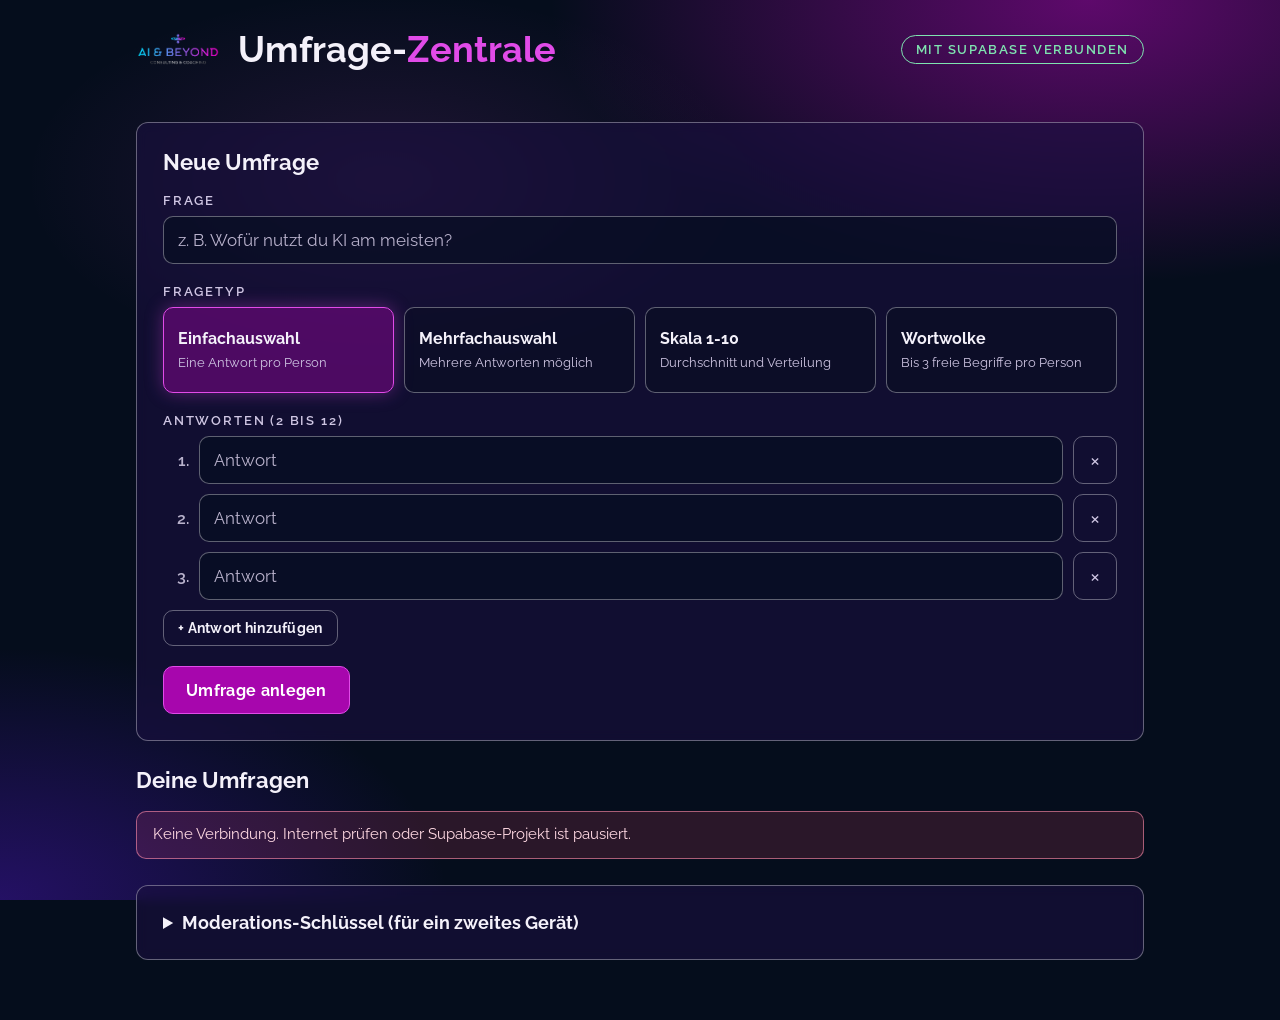
<file: zentrale.html>
<!doctype html>
<html lang="de">
<head>
<meta charset="utf-8">
<meta name="viewport" content="width=device-width, initial-scale=1">
<meta name="robots" content="noindex">
<title>Umfrage-Zentrale</title>
<link rel="stylesheet" href="stil.css">
<style>
  .rahmen { max-width: 1040px; margin: 0 auto; padding: 28px 16px 60px; display: flex; flex-direction: column; gap: 26px; }
  header { display: flex; align-items: center; justify-content: space-between; gap: 16px; flex-wrap: wrap; }
  header .links { display: flex; align-items: center; gap: 18px; }
  h1 { font-size: clamp(26px, 4vw, 36px); font-weight: 700; }
  h2 { font-size: 22px; font-weight: 700; margin-bottom: 18px; }
  .karte { padding: 26px; }
  .zeile { display: flex; flex-direction: column; gap: 0; margin-bottom: 20px; }
  .typen { display: grid; grid-template-columns: repeat(4, 1fr); gap: 10px; }
  @media (max-width: 720px) { .typen { grid-template-columns: repeat(2, 1fr); } }
  .typ { text-align: left; padding: 14px; border-radius: 10px; border: 1.5px solid var(--glass-border); background: rgba(5,13,28,.4); min-height: 86px; }
  .typ b { display: block; font-size: 16px; margin-bottom: 4px; }
  .typ span { font-size: 13px; color: var(--lav-300); line-height: 1.35; }
  .typ[aria-pressed="true"] { border-color: var(--magenta-400); background: rgba(167,6,173,.4); box-shadow: 0 0 18px rgba(225,75,232,.35); }
  .optionen { display: flex; flex-direction: column; gap: 10px; }
  .option { display: flex; gap: 10px; align-items: center; }
  .option .nr { width: 26px; flex: none; text-align: right; color: var(--lav-400); font-weight: 600; }
  .weg { flex: none; width: 44px; height: 48px; border-radius: 10px; border: 1.5px solid var(--glass-border); background: transparent; font-size: 22px; line-height: 1; color: var(--lav-300); }
  .weg:hover { border-color: var(--warn); color: var(--warn); }
  .zwei { display: grid; grid-template-columns: 1fr 1fr; gap: 14px; }
  @media (max-width: 600px) { .zwei { grid-template-columns: 1fr; } }
  .liste { display: flex; flex-direction: column; gap: 14px; }
  .eintrag { padding: 18px 20px; display: grid; grid-template-columns: auto 1fr; gap: 6px 18px; align-items: center; }
  .eintrag .code { grid-row: span 2; font-size: 30px; font-weight: 800; letter-spacing: .14em; color: var(--lilac-300); }
  .eintrag .f { font-size: 18px; font-weight: 600; overflow-wrap: anywhere; }
  .eintrag .meta { font-size: 14px; color: var(--lav-300); display: flex; gap: 12px; flex-wrap: wrap; }
  .eintrag .knoepfe { grid-column: 1 / -1; display: flex; gap: 8px; flex-wrap: wrap; margin-top: 10px; }
  .punkt { display: inline-block; width: 8px; height: 8px; border-radius: 50%; margin-right: 6px; vertical-align: middle; }
  .schnipsel { width: 100%; min-height: 130px; font-family: ui-monospace, Menlo, Consolas, monospace; font-size: 13px; line-height: 1.5; resize: vertical; }
  details summary { cursor: pointer; font-weight: 700; font-size: 18px; }
  details[open] summary { margin-bottom: 14px; }
  .modzeile { display: flex; gap: 10px; flex-wrap: wrap; }
  .modzeile .feld { flex: 1; min-width: 220px; font-family: ui-monospace, Menlo, Consolas, monospace; }
  ol.schritte { padding-left: 22px; line-height: 1.7; color: var(--lav-150); }
</style>
</head>
<body>
<div class="rahmen">
  <header>
    <div class="links"><img class="logo" src="lib/logo.png" alt="AI & Beyond"><h1>Umfrage-<em>Zentrale</em></h1></div>
    <span class="badge" id="verbindung"></span>
  </header>
  <div id="hinweisbox"></div>

  <section class="glas karte" aria-labelledby="h-neu">
    <h2 id="h-neu">Neue Umfrage</h2>
    <form id="formular" novalidate>
      <div class="zeile"><label class="etikett" for="frage">Frage</label><input class="feld" id="frage" maxlength="300" placeholder="z. B. Wofür nutzt du KI am meisten?" required></div>
      <div class="zeile"><span class="etikett">Fragetyp</span>
        <div class="typen" role="radiogroup" aria-label="Fragetyp">
          <button type="button" class="typ" data-typ="einfach" aria-pressed="true"><b>Einfachauswahl</b><span>Eine Antwort pro Person</span></button>
          <button type="button" class="typ" data-typ="mehrfach" aria-pressed="false"><b>Mehrfachauswahl</b><span>Mehrere Antworten möglich</span></button>
          <button type="button" class="typ" data-typ="skala" aria-pressed="false"><b>Skala 1-10</b><span>Durchschnitt und Verteilung</span></button>
          <button type="button" class="typ" data-typ="wolke" aria-pressed="false"><b>Wortwolke</b><span>Bis 3 freie Begriffe pro Person</span></button>
        </div>
      </div>
      <div class="zeile" id="block-optionen"><span class="etikett">Antworten (2 bis 12)</span>
        <div class="optionen" id="optionen"></div>
        <div style="margin-top:10px"><button type="button" class="knopf zweit klein" id="plus">+ Antwort hinzufügen</button></div>
      </div>
      <div class="zeile versteckt" id="block-skala"><span class="etikett">Beschriftung der Enden</span>
        <div class="zwei"><input class="feld" id="s1" maxlength="80" placeholder="1 = z. B. gar nicht" value="gar nicht"><input class="feld" id="s10" maxlength="80" placeholder="10 = z. B. voll und ganz" value="voll und ganz"></div>
      </div>
      <div class="zeile versteckt" id="block-wolke"><p class="hinweis">Teilnehmende tippen bis zu 3 Begriffe. Häufige Begriffe erscheinen größer. Grobe Schimpfwörter werden automatisch gefiltert, einzelne Begriffe kannst du auf der Live-Seite per Klick ausblenden.</p></div>
      <div id="formfehler"></div>
      <button class="knopf" type="submit" id="anlegen">Umfrage anlegen</button>
    </form>
  </section>

  <section aria-labelledby="h-liste">
    <h2 id="h-liste">Deine Umfragen</h2>
    <div class="liste" id="liste"><p class="hinweis">Wird geladen …</p></div>
  </section>

  <section class="glas karte versteckt" id="einbettbox" aria-labelledby="h-einbett">
    <h2 id="h-einbett">Einbett-Code für deine HTML-Folie</h2>
    <p class="hinweis" style="margin-bottom:12px">Kopieren und in deine Folie einfügen (in den &lt;section&gt;-Block der Folie). Die Umfrage füllt die ganze Folie, mit Frage, QR-Code und Live-Ergebnis. Soll sie kleiner sein: <b>left, top, width, height</b> anpassen. Die zweite Zeile sorgt dafür, dass deine Pfeiltasten weiter die Folien umblättern, auch wenn du vorher ins Ergebnis geklickt hast.</p>
    <div class="zeile"><span class="etikett">Variante</span>
      <div class="modzeile">
        <label class="hinweis"><input type="radio" name="var" value="mit" checked> mit QR-Code</label>
        <label class="hinweis"><input type="radio" name="var" value="ohne"> ohne QR-Code (nur Ergebnis)</label>
        <label class="hinweis"><input type="checkbox" id="verd"> Ergebnis anfangs verdeckt</label>
      </div>
    </div>
    <textarea class="feld schnipsel" id="schnipsel" readonly aria-label="Einbett-Code"></textarea>
    <div style="margin-top:12px;display:flex;gap:10px;flex-wrap:wrap"><button class="knopf" type="button" id="kopieren">Code kopieren</button><button class="knopf zweit" type="button" id="einbettzu">Schließen</button></div>
  </section>

  <section class="glas karte">
    <details>
      <summary>Moderations-Schlüssel (für ein zweites Gerät)</summary>
      <p class="hinweis" style="margin-bottom:14px">Nur wer diesen Schlüssel hat, kann deine Umfragen schließen, zurücksetzen oder löschen. Er liegt in diesem Browser. Willst du am Laptop vorbereiten und am PC präsentieren: Schlüssel hier kopieren und auf dem anderen Gerät unten einfügen. Behandle ihn wie ein Passwort.</p>
      <div class="modzeile" style="margin-bottom:12px"><input class="feld" id="modanz" readonly aria-label="Dein Moderations-Schlüssel"><button class="knopf zweit" type="button" id="modkopie">Kopieren</button></div>
      <div class="modzeile"><input class="feld" id="modneu" placeholder="Schlüssel vom anderen Gerät einfügen" aria-label="Schlüssel einfügen"><button class="knopf zweit" type="button" id="modsetzen">Übernehmen</button></div>
      <div id="modmeldung" style="margin-top:10px"></div>
    </details>
  </section>
</div>

<script src="einstellungen.js"></script>
<script src="lib/qrcode.js"></script>
<script src="gemeinsam.js"></script>
<script>
(function () {
  'use strict';
  const U = window.Umfrage, el = U.el, $ = (id) => document.getElementById(id);
  let typ = 'einfach';

  /* Verbindungsstatus */
  const vb = $('verbindung');
  if (U.fehlerText) { vb.textContent = 'Einstellungen prüfen'; vb.className = 'badge zu'; $('hinweisbox').append(el('div', 'meldung fehler', U.fehlerText)); }
  else if (U.demo) {
    vb.textContent = 'Demo-Modus'; vb.className = 'badge demo';
    const m = el('div', 'meldung info');
    m.append(el('b', '', 'Demo-Modus: '), document.createTextNode('Alles läuft nur in diesem Browser. Zum Testen: Live-Ansicht öffnen und in einem zweiten Tab die Abstimmseite. Für echte Meetings trägst du in einstellungen.js deine Supabase-Werte ein (siehe LIESMICH.md).'));
    $('hinweisbox').append(m);
  } else { vb.textContent = 'Mit Supabase verbunden'; vb.className = 'badge offen'; }

  /* Fragetyp wählen */
  document.querySelectorAll('.typ').forEach((b) => b.addEventListener('click', () => {
    typ = b.dataset.typ;
    document.querySelectorAll('.typ').forEach((x) => x.setAttribute('aria-pressed', x === b ? 'true' : 'false'));
    $('block-optionen').classList.toggle('versteckt', !(typ === 'einfach' || typ === 'mehrfach'));
    $('block-skala').classList.toggle('versteckt', typ !== 'skala');
    $('block-wolke').classList.toggle('versteckt', typ !== 'wolke');
  }));

  /* Antwort-Felder */
  const opt = $('optionen');
  function nummern() { [...opt.children].forEach((z, i) => { z.querySelector('.nr').textContent = (i + 1) + '.'; z.querySelector('.weg').disabled = opt.children.length <= 2; }); $('plus').disabled = opt.children.length >= 12; }
  function neueOption(wert) {
    const z = el('div', 'option'); const i = el('input', 'feld'); i.maxLength = 80; i.value = wert || ''; i.placeholder = 'Antwort'; i.setAttribute('aria-label', 'Antwort');
    const w = el('button', 'weg', '×'); w.type = 'button'; w.setAttribute('aria-label', 'Antwort entfernen'); w.onclick = () => { z.remove(); nummern(); };
    i.addEventListener('keydown', (e) => { if (e.key === 'Enter') { e.preventDefault(); if (opt.children.length < 12 && z === opt.lastElementChild) { neueOption(); nummern(); opt.lastElementChild.querySelector('input').focus(); } } });
    z.append(el('span', 'nr'), i, w); opt.append(z); return i;
  }
  ['', '', ''].forEach((v) => neueOption(v)); nummern();
  $('plus').onclick = () => { neueOption().focus(); nummern(); };

  /* Anlegen */
  $('formular').addEventListener('submit', async (e) => {
    e.preventDefault(); const ff = $('formfehler'); ff.textContent = '';
    const frage = $('frage').value.trim();
    let optionen = [];
    if (typ === 'einfach' || typ === 'mehrfach') optionen = [...opt.querySelectorAll('input')].map((i) => i.value.trim()).filter(Boolean);
    if (typ === 'skala') optionen = [$('s1').value.trim(), $('s10').value.trim()];
    const fehler = !frage ? 'Bitte eine Frage eingeben.' : (typ === 'einfach' || typ === 'mehrfach') && optionen.length < 2 ? 'Bitte mindestens 2 Antworten eintragen.' : typ === 'skala' && optionen.some((o) => !o) ? 'Bitte beide Enden der Skala beschriften.' : '';
    if (fehler) { ff.append(el('div', 'meldung fehler', fehler)); ff.style.marginBottom = '16px'; return; }
    const b = $('anlegen'); b.disabled = true; b.textContent = 'Wird angelegt …';
    try {
      const r = await U.api.anlegen(frage, typ, optionen);
      $('frage').value = ''; opt.textContent = ''; ['', '', ''].forEach((v) => neueOption(v)); nummern();
      ff.append(el('div', 'meldung erfolg', 'Angelegt. Dein Code: ' + r.code)); ff.style.marginBottom = '16px';
      await liste();
    } catch (err) { ff.append(el('div', 'meldung fehler', err.message)); ff.style.marginBottom = '16px'; }
    b.disabled = false; b.textContent = 'Umfrage anlegen';
  });

  /* Liste */
  async function liste() {
    const l = $('liste');
    try {
      const u = await U.api.meine();
      l.textContent = '';
      if (!u || !u.length) { l.append(el('p', 'hinweis', 'Noch keine Umfragen. Lege oben deine erste an.')); return; }
      u.forEach((x) => {
        const e = el('div', 'eintrag glas');
        const meta = el('div', 'meta');
        const st = el('span'); const p = el('span', 'punkt'); p.style.background = x.offen ? 'var(--ok)' : 'var(--warn)'; st.append(p, document.createTextNode(x.offen ? 'offen' : 'geschlossen'));
        meta.append(el('span', '', U.TYPEN[x.typ] || x.typ), st, el('span', '', x.anzahl + (x.anzahl === 1 ? ' Antwort' : ' Antworten')), el('span', '', 'Runde ' + x.runde));
        const k = el('div', 'knoepfe');
        const live = el('a', 'knopf klein', 'Live zeigen'); live.href = U.liveUrl(x.code); live.target = '_blank'; live.rel = 'noopener';
        const abst = el('a', 'knopf zweit klein', 'Abstimmseite'); abst.href = U.abstimmUrl(x.code); abst.target = '_blank'; abst.rel = 'noopener';
        const emb = el('button', 'knopf zweit klein', 'Einbett-Code'); emb.type = 'button'; emb.onclick = () => einbett(x.code);
        const auf = el('button', 'knopf zweit klein', x.offen ? 'Schließen' : 'Öffnen'); auf.type = 'button'; auf.onclick = () => aktion(x.code, x.offen ? 'schliessen' : 'oeffnen');
        const neu = el('button', 'knopf zweit klein', 'Zurücksetzen'); neu.type = 'button'; neu.onclick = () => { if (confirm('Alle Antworten von ' + x.code + ' löschen und neu starten?')) aktion(x.code, 'neue_runde'); };
        const del = el('button', 'knopf zweit klein', 'Löschen'); del.type = 'button'; del.onclick = () => { if (confirm('Umfrage ' + x.code + ' endgültig löschen?')) aktion(x.code, 'loeschen'); };
        k.append(live, abst, emb, auf, neu, del);
        e.append(el('div', 'code', x.code), el('div', 'f', x.frage), meta, k);
        l.append(e);
      });
    } catch (err) { l.textContent = ''; l.append(el('div', 'meldung fehler', err.message)); }
  }
  async function aktion(code, a) { try { await U.api.steuern(code, a); } catch (err) { alert(err.message); } liste(); }

  /* Einbett-Code */
  let einbettCode = null;
  function schnipsel() {
    const ohne = document.querySelector('input[name=var]:checked').value === 'ohne';
    const url = U.liveUrl(einbettCode, '&einbetten=1' + (ohne ? '&qr=0' : '') + ($('verd').checked ? '&verdeckt=1' : ''));
    $('schnipsel').value =
      '<iframe src="' + url + '" style="position:absolute;left:0;top:0;width:1920px;height:1080px;border:0;background:transparent;z-index:5" allowtransparency="true" title="Live-Umfrage ' + einbettCode + '"></iframe>\n' +
      '<script>addEventListener("message",function(e){if(e.data&&e.data.umfrageTaste){window.dispatchEvent(new KeyboardEvent("keydown",{key:e.data.umfrageTaste,code:e.data.code,bubbles:true}))}})<\/script>';
  }
  function einbett(code) { einbettCode = code; schnipsel(); $('einbettbox').classList.remove('versteckt'); $('einbettbox').scrollIntoView({ behavior: 'smooth' }); }
  document.querySelectorAll('input[name=var]').forEach((r) => r.onchange = schnipsel); $('verd').onchange = schnipsel;
  $('einbettzu').onclick = () => $('einbettbox').classList.add('versteckt');
  async function kopiere(text, knopf) { try { await navigator.clipboard.writeText(text); const t = knopf.textContent; knopf.textContent = 'Kopiert ✓'; setTimeout(() => knopf.textContent = t, 1600); } catch (_) { alert('Kopieren nicht möglich. Bitte Text markieren und mit Strg+C kopieren.'); } }
  $('kopieren').onclick = () => kopiere($('schnipsel').value, $('kopieren'));

  /* Moderations-Schlüssel */
  $('modanz').value = U.modSchluessel();
  $('modkopie').onclick = () => kopiere($('modanz').value, $('modkopie'));
  $('modsetzen').onclick = () => {
    const m = $('modmeldung'); m.textContent = '';
    if (U.setzeModSchluessel($('modneu').value)) { $('modanz').value = U.modSchluessel(); $('modneu').value = ''; m.append(el('div', 'meldung erfolg', 'Übernommen. Deine Umfragen werden geladen.')); liste(); }
    else m.append(el('div', 'meldung fehler', 'Der Schlüssel ist zu kurz (mindestens 16 Zeichen).'));
  };

  if (!U.fehlerText) { liste(); setInterval(() => { if (!document.hidden) liste(); }, 15000); } else $('liste').textContent = '';
})();
</script>
</body>
</html>
</file>
<file: stil.css>
/* AI & Beyond Konferenzstil: Navy, Magenta-Polarlicht, Glas-Kacheln, Raleway (lokal, keine Google-Server) */
@font-face { font-family: 'Raleway'; font-weight: 300; font-display: swap; src: url(lib/raleway-latin-300-normal.woff2) format('woff2'); }
@font-face { font-family: 'Raleway'; font-weight: 400; font-display: swap; src: url(lib/raleway-latin-400-normal.woff2) format('woff2'); }
@font-face { font-family: 'Raleway'; font-weight: 600; font-display: swap; src: url(lib/raleway-latin-600-normal.woff2) format('woff2'); }
@font-face { font-family: 'Raleway'; font-weight: 700; font-display: swap; src: url(lib/raleway-latin-700-normal.woff2) format('woff2'); }
@font-face { font-family: 'Raleway'; font-weight: 800; font-display: swap; src: url(lib/raleway-latin-800-normal.woff2) format('woff2'); }

:root {
  --navy-900: #050D1C; --navy-800: #0B1530; --magenta-600: #A706AD; --magenta-400: #E14BE8; --logo-magenta: #FF00D4; --lilac-300: #D6B8F0;
  --lav-50: #F4F1FA; --lav-150: #E2DCEE; --lav-200: #DCD5EA; --lav-300: #CFC6E3; --lav-400: #B9B2CC;
  --glass: rgba(26,16,64,.60); --glass-border: rgba(255,255,255,.35); --glass-hell: rgba(255,255,255,.08);
  --ok: #7FE3B0; --warn: #FFB4C8;
  --font: 'Raleway','Helvetica Neue',Helvetica,Arial,sans-serif;
  color-scheme: dark;
}
* { box-sizing: border-box; margin: 0; padding: 0; }
html, body { min-height: 100%; }
body {
  font-family: var(--font); color: var(--lav-50); background-color: var(--navy-900);
  background-image:
    radial-gradient(60% 45% at 85% 0%, rgba(167,6,173,.55), transparent 70%),
    radial-gradient(50% 40% at 0% 100%, rgba(94,23,235,.35), transparent 70%),
    radial-gradient(40% 30% at 30% 20%, rgba(225,75,232,.12), transparent 70%);
  background-attachment: fixed;
  -webkit-font-smoothing: antialiased;
}
button, input, textarea, select { font: inherit; color: inherit; }
button { cursor: pointer; }
em { font-style: normal; color: var(--magenta-400); }
.versteckt { display: none !important; }

/* Bausteine */
.glas { background: var(--glass); border: 1.5px solid var(--glass-border); border-radius: 12px; backdrop-filter: blur(6px); }
.knopf {
  display: inline-flex; align-items: center; justify-content: center; gap: 8px; min-height: 48px; padding: 12px 22px;
  border-radius: 10px; border: 1.5px solid var(--magenta-400); background: var(--magenta-600); color: #fff;
  font-weight: 700; letter-spacing: .02em; text-decoration: none; transition: background .2s, box-shadow .2s, transform .1s;
}
.knopf:hover { background: #C21AC8; box-shadow: 0 0 22px rgba(225,75,232,.5); }
.knopf:active { transform: scale(.98); }
.knopf:disabled { opacity: .5; cursor: default; box-shadow: none; }
.knopf.zweit { background: transparent; border-color: var(--glass-border); color: var(--lav-50); }
.knopf.zweit:hover { border-color: var(--magenta-400); background: rgba(167,6,173,.2); }
.knopf.klein { min-height: 36px; padding: 6px 14px; font-size: 14px; }
.knopf:focus-visible, .wahl:focus-visible, input:focus-visible, textarea:focus-visible { outline: 3px solid var(--lilac-300); outline-offset: 2px; }
.feld {
  width: 100%; min-height: 48px; padding: 12px 14px; border-radius: 10px; border: 1.5px solid var(--glass-border);
  background: rgba(5,13,28,.55); color: var(--lav-50); font-size: 17px;
}
.feld::placeholder { color: var(--lav-400); }
.feld:focus { border-color: var(--magenta-400); outline: none; box-shadow: 0 0 0 3px rgba(225,75,232,.25); }
.etikett { display: block; font-size: 13px; font-weight: 600; letter-spacing: .14em; text-transform: uppercase; color: var(--lav-300); margin-bottom: 8px; }
.hinweis { font-size: 14px; color: var(--lav-300); line-height: 1.5; }
.meldung { padding: 12px 16px; border-radius: 10px; font-size: 15px; line-height: 1.45; }
.meldung.fehler { background: rgba(255,80,120,.15); border: 1.5px solid rgba(255,140,170,.6); color: #FFD9E3; }
.meldung.info { background: rgba(214,184,240,.12); border: 1.5px solid rgba(214,184,240,.45); color: var(--lav-150); }
.meldung.erfolg { background: rgba(127,227,176,.12); border: 1.5px solid rgba(127,227,176,.5); color: #D8FBE8; }
.logo { height: 34px; width: auto; display: block; }

.badge { display: inline-block; padding: 6px 14px; border-radius: 999px; border: 1.5px solid var(--glass-border); font-weight: 600; font-size: 13px; letter-spacing: .12em; text-transform: uppercase; }
.badge.zu { border-color: var(--warn); color: var(--warn); }
.badge.offen { border-color: var(--ok); color: var(--ok); }
.badge.demo { border-color: var(--lilac-300); color: var(--lilac-300); }
</file>
